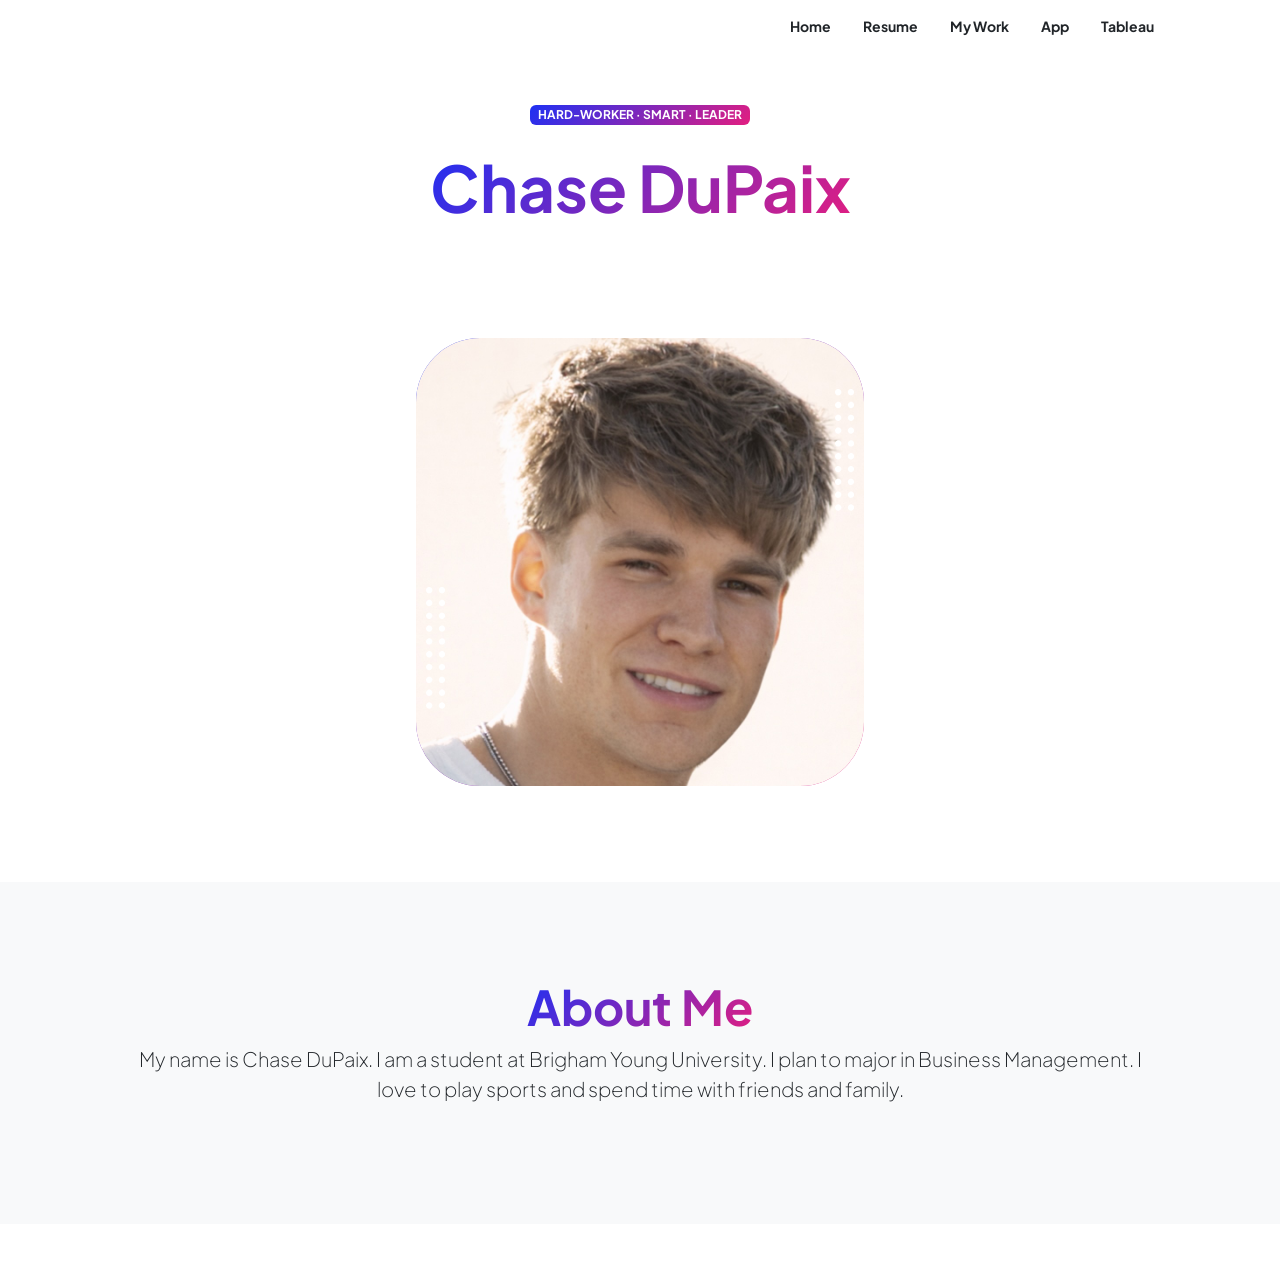
<file: index.html>
<!DOCTYPE html>
<html lang="en">
    <head>
        <meta charset="utf-8" />
        <meta name="viewport" content="width=device-width, initial-scale=1, shrink-to-fit=no" />
        <meta name="description" content="" />
        <meta name="author" content="" />
        <title>Personal - Start Bootstrap Theme</title>
        <!-- Favicon-->
        <link rel="icon" type="image/x-icon" href="assets/favicon.ico" />
        <!-- Custom Google font-->
        <link rel="preconnect" href="https://fonts.googleapis.com" />
        <link rel="preconnect" href="https://fonts.gstatic.com" crossorigin />
        <link href="https://fonts.googleapis.com/css2?family=Plus+Jakarta+Sans:wght@100;200;300;400;500;600;700;800;900&amp;display=swap" rel="stylesheet" />
        <!-- Bootstrap icons-->
        <link href="https://cdn.jsdelivr.net/npm/bootstrap-icons@1.8.1/font/bootstrap-icons.css" rel="stylesheet" />
        <!-- Core theme CSS (includes Bootstrap)-->
        <link href="css/styles.css" rel="stylesheet" />
    </head>
    <body class="d-flex flex-column h-100">
        <main class="flex-shrink-0">
            <!-- Navigation-->
            <nav class="navbar navbar-light bg-white py-3">
                <div class="container px-5">
                    <div class="w-100 d-flex justify-content-end align-items-center gap-3 small fw-bolder">
                        <a class="nav-link px-2" href="index.html">Home</a>
                        <a class="nav-link px-2" href="resume.html">Resume</a>
                        <a class="nav-link px-2" href="scratch.html">My Work</a>
                        <a class="nav-link px-2" href="app.html">App</a>
                        <a class="nav-link px-2" href="contact.html">Tableau</a>
                    </div>
                </div>
            </nav>
            <!-- Header-->
            <header class="py-5">
                <div class="container px-5 pb-5">
                    <div class="row gx-5 align-items-center">
                        <div class="col-xxl-5">
                            <!-- Header text content-->
                            <div class="text-center text-xxl-start">
                                <div class="badge bg-gradient-primary-to-secondary text-white mb-4"><div class="text-uppercase">Hard-Worker &middot; Smart &middot; Leader</div></div>
                                <h1 class="display-3 fw-bolder mb-0"><span class="text-gradient d-inline">Chase DuPaix</span></h1>
                            </div>
                        </div>
                        <div class="col-xxl-7">
                            <!-- Header profile picture-->
                            <div class="d-flex justify-content-center mt-5 mt-xxl-0">
                                <div class="profile bg-gradient-primary-to-secondary">
                                    <!-- TIP: For best results, use a photo with a transparent background like the demo example below-->
                                    <!-- Watch a tutorial on how to do this on YouTube (link)-->
                                    <img class="profile-img" src="assets/A96A2D02-0BC4-4FE1-B3B1-226D8A293BF1.jpeg" alt="Portrait photo" style="object-position: center 18%;" />
                                    <div class="dots-1">
                                        <!-- SVG Dots-->
                                        <svg version="1.1" xmlns="http://www.w3.org/2000/svg" xmlns:xlink="http://www.w3.org/1999/xlink" x="0px" y="0px" viewBox="0 0 191.6 1215.4" style="enable-background: new 0 0 191.6 1215.4" xml:space="preserve">
                                            <g transform="translate(0.000000,1280.000000) scale(0.100000,-0.100000)">
                                                <path d="M227.7,12788.6c-105-35-200-141-222-248c-43-206,163-412,369-369c155,32,275,190,260,339c-11,105-90,213-190,262        C383.7,12801.6,289.7,12808.6,227.7,12788.6z"></path>
                                                <path d="M1507.7,12788.6c-151-50-253-216-222-362c25-119,136-230,254-255c194-41,395,142,375,339c-11,105-90,213-190,262        C1663.7,12801.6,1569.7,12808.6,1507.7,12788.6z"></path>
                                                <path d="M227.7,11508.6c-105-35-200-141-222-248c-43-206,163-412,369-369c155,32,275,190,260,339c-11,105-90,213-190,262        C383.7,11521.6,289.7,11528.6,227.7,11508.6z"></path>
                                                <path d="M1507.7,11508.6c-151-50-253-216-222-362c25-119,136-230,254-255c194-41,395,142,375,339c-11,105-90,213-190,262        C1663.7,11521.6,1569.7,11528.6,1507.7,11508.6z"></path>
                                                <path d="M227.7,10228.6c-105-35-200-141-222-248c-43-206,163-412,369-369c155,32,275,190,260,339c-11,105-90,213-190,262        C383.7,10241.6,289.7,10248.6,227.7,10228.6z"></path>
                                                <path d="M1507.7,10228.6c-105-35-200-141-222-248c-43-206,163-412,369-369c155,32,275,190,260,339c-11,105-90,213-190,262        C1663.7,10241.6,1569.7,10248.6,1507.7,10228.6z"></path>
                                                <path d="M227.7,8948.6c-105-35-200-141-222-248c-43-206,163-412,369-369c155,32,275,190,260,339c-11,105-90,213-190,262        C383.7,8961.6,289.7,8968.6,227.7,8948.6z"></path>
                                                <path d="M1507.7,8948.6c-105-35-200-141-222-248c-43-206,163-412,369-369c155,32,275,190,260,339c-11,105-90,213-190,262        C1663.7,8961.6,1569.7,8968.6,1507.7,8948.6z"></path>
                                                <path d="M227.7,7668.6c-105-35-200-141-222-248c-43-206,163-412,369-369c155,32,275,190,260,339c-11,105-90,213-190,262        C383.7,7681.6,289.7,7688.6,227.7,7668.6z"></path>
                                                <path d="M1507.7,7668.6c-105-35-200-141-222-248c-43-206,163-412,369-369c155,32,275,190,260,339c-11,105-90,213-190,262        C1663.7,7681.6,1569.7,7688.6,1507.7,7668.6z"></path>
                                                <path d="M227.7,6388.6c-105-35-200-141-222-248c-43-206,163-412,369-369c155,32,275,190,260,339c-11,105-90,213-190,262        C383.7,6401.6,289.7,6408.6,227.7,6388.6z"></path>
                                                <path d="M1507.7,6388.6c-105-35-200-141-222-248c-43-206,163-412,369-369c155,32,275,190,260,339c-11,105-90,213-190,262        C1663.7,6401.6,1569.7,6408.6,1507.7,6388.6z"></path>
                                                <path d="M227.7,5108.6c-105-35-200-141-222-248c-43-206,163-412,369-369c155,32,275,190,260,339c-11,105-90,213-190,262        C383.7,5121.6,289.7,5128.6,227.7,5108.6z"></path>
                                                <path d="M1507.7,5108.6c-105-35-200-141-222-248c-43-206,163-412,369-369c155,32,275,190,260,339c-11,105-90,213-190,262        C1663.7,5121.6,1569.7,5128.6,1507.7,5108.6z"></path>
                                                <path d="M227.7,3828.6c-105-35-200-141-222-248c-43-206,163-412,369-369c155,32,275,190,260,339c-11,105-90,213-190,262        C383.7,3841.6,289.7,3848.6,227.7,3828.6z"></path>
                                                <path d="M1507.7,3828.6c-105-35-200-141-222-248c-43-206,163-412,369-369c155,32,275,190,260,339c-11,105-90,213-190,262        C1663.7,3841.6,1569.7,3848.6,1507.7,3828.6z"></path>
                                                <path d="M227.7,2548.6c-105-35-200-141-222-248c-43-206,163-412,369-369c155,32,275,190,260,339c-11,105-90,213-190,262        C383.7,2561.6,289.7,2568.6,227.7,2548.6z"></path>
                                                <path d="M1507.7,2548.6c-105-35-200-141-222-248c-43-206,163-412,369-369c155,32,275,190,260,339c-11,105-90,213-190,262        C1663.7,2561.6,1569.7,2568.6,1507.7,2548.6z"></path>
                                                <path d="M227.7,1268.6c-105-35-200-141-222-248c-43-206,163-412,369-369c155,32,275,190,260,339c-11,105-90,213-190,262        C383.7,1281.6,289.7,1288.6,227.7,1268.6z"></path>
                                                <path d="M1507.7,1268.6c-105-35-200-141-222-248c-43-206,163-412,369-369c155,32,275,190,260,339c-11,105-90,213-190,262        C1663.7,1281.6,1569.7,1288.6,1507.7,1268.6z"></path>
                                            </g>
                                        </svg>
                                        <!-- END of SVG dots-->
                                    </div>
                                    <div class="dots-2">
                                        <!-- SVG Dots-->
                                        <svg version="1.1" xmlns="http://www.w3.org/2000/svg" xmlns:xlink="http://www.w3.org/1999/xlink" x="0px" y="0px" viewBox="0 0 191.6 1215.4" style="enable-background: new 0 0 191.6 1215.4" xml:space="preserve">
                                            <g transform="translate(0.000000,1280.000000) scale(0.100000,-0.100000)">
                                                <path d="M227.7,12788.6c-105-35-200-141-222-248c-43-206,163-412,369-369c155,32,275,190,260,339c-11,105-90,213-190,262        C383.7,12801.6,289.7,12808.6,227.7,12788.6z"></path>
                                                <path d="M1507.7,12788.6c-151-50-253-216-222-362c25-119,136-230,254-255c194-41,395,142,375,339c-11,105-90,213-190,262        C1663.7,12801.6,1569.7,12808.6,1507.7,12788.6z"></path>
                                                <path d="M227.7,11508.6c-105-35-200-141-222-248c-43-206,163-412,369-369c155,32,275,190,260,339c-11,105-90,213-190,262        C383.7,11521.6,289.7,11528.6,227.7,11508.6z"></path>
                                                <path d="M1507.7,11508.6c-151-50-253-216-222-362c25-119,136-230,254-255c194-41,395,142,375,339c-11,105-90,213-190,262        C1663.7,11521.6,1569.7,11528.6,1507.7,11508.6z"></path>
                                                <path d="M227.7,10228.6c-105-35-200-141-222-248c-43-206,163-412,369-369c155,32,275,190,260,339c-11,105-90,213-190,262        C383.7,10241.6,289.7,10248.6,227.7,10228.6z"></path>
                                                <path d="M1507.7,10228.6c-105-35-200-141-222-248c-43-206,163-412,369-369c155,32,275,190,260,339c-11,105-90,213-190,262        C1663.7,10241.6,1569.7,10248.6,1507.7,10228.6z"></path>
                                                <path d="M227.7,8948.6c-105-35-200-141-222-248c-43-206,163-412,369-369c155,32,275,190,260,339c-11,105-90,213-190,262        C383.7,8961.6,289.7,8968.6,227.7,8948.6z"></path>
                                                <path d="M1507.7,8948.6c-105-35-200-141-222-248c-43-206,163-412,369-369c155,32,275,190,260,339c-11,105-90,213-190,262        C1663.7,8961.6,1569.7,8968.6,1507.7,8948.6z"></path>
                                                <path d="M227.7,7668.6c-105-35-200-141-222-248c-43-206,163-412,369-369c155,32,275,190,260,339c-11,105-90,213-190,262        C383.7,7681.6,289.7,7688.6,227.7,7668.6z"></path>
                                                <path d="M1507.7,7668.6c-105-35-200-141-222-248c-43-206,163-412,369-369c155,32,275,190,260,339c-11,105-90,213-190,262        C1663.7,7681.6,1569.7,7688.6,1507.7,7668.6z"></path>
                                                <path d="M227.7,6388.6c-105-35-200-141-222-248c-43-206,163-412,369-369c155,32,275,190,260,339c-11,105-90,213-190,262        C383.7,6401.6,289.7,6408.6,227.7,6388.6z"></path>
                                                <path d="M1507.7,6388.6c-105-35-200-141-222-248c-43-206,163-412,369-369c155,32,275,190,260,339c-11,105-90,213-190,262        C1663.7,6401.6,1569.7,6408.6,1507.7,6388.6z"></path>
                                                <path d="M227.7,5108.6c-105-35-200-141-222-248c-43-206,163-412,369-369c155,32,275,190,260,339c-11,105-90,213-190,262        C383.7,5121.6,289.7,5128.6,227.7,5108.6z"></path>
                                                <path d="M1507.7,5108.6c-105-35-200-141-222-248c-43-206,163-412,369-369c155,32,275,190,260,339c-11,105-90,213-190,262        C1663.7,5121.6,1569.7,5128.6,1507.7,5108.6z"></path>
                                                <path d="M227.7,3828.6c-105-35-200-141-222-248c-43-206,163-412,369-369c155,32,275,190,260,339c-11,105-90,213-190,262        C383.7,3841.6,289.7,3848.6,227.7,3828.6z"></path>
                                                <path d="M1507.7,3828.6c-105-35-200-141-222-248c-43-206,163-412,369-369c155,32,275,190,260,339c-11,105-90,213-190,262        C1663.7,3841.6,1569.7,3848.6,1507.7,3828.6z"></path>
                                                <path d="M227.7,2548.6c-105-35-200-141-222-248c-43-206,163-412,369-369c155,32,275,190,260,339c-11,105-90,213-190,262        C383.7,2561.6,289.7,2568.6,227.7,2548.6z"></path>
                                                <path d="M1507.7,2548.6c-105-35-200-141-222-248c-43-206,163-412,369-369c155,32,275,190,260,339c-11,105-90,213-190,262        C1663.7,2561.6,1569.7,2568.6,1507.7,2548.6z"></path>
                                                <path d="M227.7,1268.6c-105-35-200-141-222-248c-43-206,163-412,369-369c155,32,275,190,260,339c-11,105-90,213-190,262        C383.7,1281.6,289.7,1288.6,227.7,1268.6z"></path>
                                                <path d="M1507.7,1268.6c-105-35-200-141-222-248c-43-206,163-412,369-369c155,32,275,190,260,339c-11,105-90,213-190,262        C1663.7,1281.6,1569.7,1288.6,1507.7,1268.6z"></path>
                                            </g>
                                        </svg>
                                        <!-- END of SVG dots-->
                                    </div>
                                    <div class="dots-3">
                                        <!-- SVG Dots-->
                                        <svg version="1.1" xmlns="http://www.w3.org/2000/svg" xmlns:xlink="http://www.w3.org/1999/xlink" x="0px" y="0px" viewBox="0 0 191.6 1215.4" style="enable-background: new 0 0 191.6 1215.4" xml:space="preserve">
                                            <g transform="translate(0.000000,1280.000000) scale(0.100000,-0.100000)">
                                                <path d="M227.7,12788.6c-105-35-200-141-222-248c-43-206,163-412,369-369c155,32,275,190,260,339c-11,105-90,213-190,262        C383.7,12801.6,289.7,12808.6,227.7,12788.6z"></path>
                                                <path d="M1507.7,12788.6c-151-50-253-216-222-362c25-119,136-230,254-255c194-41,395,142,375,339c-11,105-90,213-190,262        C1663.7,12801.6,1569.7,12808.6,1507.7,12788.6z"></path>
                                                <path d="M227.7,11508.6c-105-35-200-141-222-248c-43-206,163-412,369-369c155,32,275,190,260,339c-11,105-90,213-190,262        C383.7,11521.6,289.7,11528.6,227.7,11508.6z"></path>
                                                <path d="M1507.7,11508.6c-151-50-253-216-222-362c25-119,136-230,254-255c194-41,395,142,375,339c-11,105-90,213-190,262        C1663.7,11521.6,1569.7,11528.6,1507.7,11508.6z"></path>
                                                <path d="M227.7,10228.6c-105-35-200-141-222-248c-43-206,163-412,369-369c155,32,275,190,260,339c-11,105-90,213-190,262        C383.7,10241.6,289.7,10248.6,227.7,10228.6z"></path>
                                                <path d="M1507.7,10228.6c-105-35-200-141-222-248c-43-206,163-412,369-369c155,32,275,190,260,339c-11,105-90,213-190,262        C1663.7,10241.6,1569.7,10248.6,1507.7,10228.6z"></path>
                                                <path d="M227.7,8948.6c-105-35-200-141-222-248c-43-206,163-412,369-369c155,32,275,190,260,339c-11,105-90,213-190,262        C383.7,8961.6,289.7,8968.6,227.7,8948.6z"></path>
                                                <path d="M1507.7,8948.6c-105-35-200-141-222-248c-43-206,163-412,369-369c155,32,275,190,260,339c-11,105-90,213-190,262        C1663.7,8961.6,1569.7,8968.6,1507.7,8948.6z"></path>
                                                <path d="M227.7,7668.6c-105-35-200-141-222-248c-43-206,163-412,369-369c155,32,275,190,260,339c-11,105-90,213-190,262        C383.7,7681.6,289.7,7688.6,227.7,7668.6z"></path>
                                                <path d="M1507.7,7668.6c-105-35-200-141-222-248c-43-206,163-412,369-369c155,32,275,190,260,339c-11,105-90,213-190,262        C1663.7,7681.6,1569.7,7688.6,1507.7,7668.6z"></path>
                                                <path d="M227.7,6388.6c-105-35-200-141-222-248c-43-206,163-412,369-369c155,32,275,190,260,339c-11,105-90,213-190,262        C383.7,6401.6,289.7,6408.6,227.7,6388.6z"></path>
                                                <path d="M1507.7,6388.6c-105-35-200-141-222-248c-43-206,163-412,369-369c155,32,275,190,260,339c-11,105-90,213-190,262        C1663.7,6401.6,1569.7,6408.6,1507.7,6388.6z"></path>
                                                <path d="M227.7,5108.6c-105-35-200-141-222-248c-43-206,163-412,369-369c155,32,275,190,260,339c-11,105-90,213-190,262        C383.7,5121.6,289.7,5128.6,227.7,5108.6z"></path>
                                                <path d="M1507.7,5108.6c-105-35-200-141-222-248c-43-206,163-412,369-369c155,32,275,190,260,339c-11,105-90,213-190,262        C1663.7,5121.6,1569.7,5128.6,1507.7,5108.6z"></path>
                                                <path d="M227.7,3828.6c-105-35-200-141-222-248c-43-206,163-412,369-369c155,32,275,190,260,339c-11,105-90,213-190,262        C383.7,3841.6,289.7,3848.6,227.7,3828.6z"></path>
                                                <path d="M1507.7,3828.6c-105-35-200-141-222-248c-43-206,163-412,369-369c155,32,275,190,260,339c-11,105-90,213-190,262        C1663.7,3841.6,1569.7,3848.6,1507.7,3828.6z"></path>
                                                <path d="M227.7,2548.6c-105-35-200-141-222-248c-43-206,163-412,369-369c155,32,275,190,260,339c-11,105-90,213-190,262        C383.7,2561.6,289.7,2568.6,227.7,2548.6z"></path>
                                                <path d="M1507.7,2548.6c-105-35-200-141-222-248c-43-206,163-412,369-369c155,32,275,190,260,339c-11,105-90,213-190,262        C1663.7,2561.6,1569.7,2568.6,1507.7,2548.6z"></path>
                                                <path d="M227.7,1268.6c-105-35-200-141-222-248c-43-206,163-412,369-369c155,32,275,190,260,339c-11,105-90,213-190,262        C383.7,1281.6,289.7,1288.6,227.7,1268.6z"></path>
                                                <path d="M1507.7,1268.6c-105-35-200-141-222-248c-43-206,163-412,369-369c155,32,275,190,260,339c-11,105-90,213-190,262        C1663.7,1281.6,1569.7,1288.6,1507.7,1268.6z"></path>
                                            </g>
                                        </svg>
                                        <!-- END of SVG dots-->
                                    </div>
                                    <div class="dots-4">
                                        <!-- SVG Dots-->
                                        <svg version="1.1" xmlns="http://www.w3.org/2000/svg" xmlns:xlink="http://www.w3.org/1999/xlink" x="0px" y="0px" viewBox="0 0 191.6 1215.4" style="enable-background: new 0 0 191.6 1215.4" xml:space="preserve">
                                            <g transform="translate(0.000000,1280.000000) scale(0.100000,-0.100000)">
                                                <path d="M227.7,12788.6c-105-35-200-141-222-248c-43-206,163-412,369-369c155,32,275,190,260,339c-11,105-90,213-190,262        C383.7,12801.6,289.7,12808.6,227.7,12788.6z"></path>
                                                <path d="M1507.7,12788.6c-151-50-253-216-222-362c25-119,136-230,254-255c194-41,395,142,375,339c-11,105-90,213-190,262        C1663.7,12801.6,1569.7,12808.6,1507.7,12788.6z"></path>
                                                <path d="M227.7,11508.6c-105-35-200-141-222-248c-43-206,163-412,369-369c155,32,275,190,260,339c-11,105-90,213-190,262        C383.7,11521.6,289.7,11528.6,227.7,11508.6z"></path>
                                                <path d="M1507.7,11508.6c-151-50-253-216-222-362c25-119,136-230,254-255c194-41,395,142,375,339c-11,105-90,213-190,262        C1663.7,11521.6,1569.7,11528.6,1507.7,11508.6z"></path>
                                                <path d="M227.7,10228.6c-105-35-200-141-222-248c-43-206,163-412,369-369c155,32,275,190,260,339c-11,105-90,213-190,262        C383.7,10241.6,289.7,10248.6,227.7,10228.6z"></path>
                                                <path d="M1507.7,10228.6c-105-35-200-141-222-248c-43-206,163-412,369-369c155,32,275,190,260,339c-11,105-90,213-190,262        C1663.7,10241.6,1569.7,10248.6,1507.7,10228.6z"></path>
                                                <path d="M227.7,8948.6c-105-35-200-141-222-248c-43-206,163-412,369-369c155,32,275,190,260,339c-11,105-90,213-190,262        C383.7,8961.6,289.7,8968.6,227.7,8948.6z"></path>
                                                <path d="M1507.7,8948.6c-105-35-200-141-222-248c-43-206,163-412,369-369c155,32,275,190,260,339c-11,105-90,213-190,262        C1663.7,8961.6,1569.7,8968.6,1507.7,8948.6z"></path>
                                                <path d="M227.7,7668.6c-105-35-200-141-222-248c-43-206,163-412,369-369c155,32,275,190,260,339c-11,105-90,213-190,262        C383.7,7681.6,289.7,7688.6,227.7,7668.6z"></path>
                                                <path d="M1507.7,7668.6c-105-35-200-141-222-248c-43-206,163-412,369-369c155,32,275,190,260,339c-11,105-90,213-190,262        C1663.7,7681.6,1569.7,7688.6,1507.7,7668.6z"></path>
                                                <path d="M227.7,6388.6c-105-35-200-141-222-248c-43-206,163-412,369-369c155,32,275,190,260,339c-11,105-90,213-190,262        C383.7,6401.6,289.7,6408.6,227.7,6388.6z"></path>
                                                <path d="M1507.7,6388.6c-105-35-200-141-222-248c-43-206,163-412,369-369c155,32,275,190,260,339c-11,105-90,213-190,262        C1663.7,6401.6,1569.7,6408.6,1507.7,6388.6z"></path>
                                                <path d="M227.7,5108.6c-105-35-200-141-222-248c-43-206,163-412,369-369c155,32,275,190,260,339c-11,105-90,213-190,262        C383.7,5121.6,289.7,5128.6,227.7,5108.6z"></path>
                                                <path d="M1507.7,5108.6c-105-35-200-141-222-248c-43-206,163-412,369-369c155,32,275,190,260,339c-11,105-90,213-190,262        C1663.7,5121.6,1569.7,5128.6,1507.7,5108.6z"></path>
                                                <path d="M227.7,3828.6c-105-35-200-141-222-248c-43-206,163-412,369-369c155,32,275,190,260,339c-11,105-90,213-190,262        C383.7,3841.6,289.7,3848.6,227.7,3828.6z"></path>
                                                <path d="M1507.7,3828.6c-105-35-200-141-222-248c-43-206,163-412,369-369c155,32,275,190,260,339c-11,105-90,213-190,262        C1663.7,3841.6,1569.7,3848.6,1507.7,3828.6z"></path>
                                                <path d="M227.7,2548.6c-105-35-200-141-222-248c-43-206,163-412,369-369c155,32,275,190,260,339c-11,105-90,213-190,262        C383.7,2561.6,289.7,2568.6,227.7,2548.6z"></path>
                                                <path d="M1507.7,2548.6c-105-35-200-141-222-248c-43-206,163-412,369-369c155,32,275,190,260,339c-11,105-90,213-190,262        C1663.7,2561.6,1569.7,2568.6,1507.7,2548.6z"></path>
                                                <path d="M227.7,1268.6c-105-35-200-141-222-248c-43-206,163-412,369-369c155,32,275,190,260,339c-11,105-90,213-190,262        C383.7,1281.6,289.7,1288.6,227.7,1268.6z"></path>
                                                <path d="M1507.7,1268.6c-105-35-200-141-222-248c-43-206,163-412,369-369c155,32,275,190,260,339c-11,105-90,213-190,262        C1663.7,1281.6,1569.7,1288.6,1507.7,1268.6z"></path>
                                            </g>
                                        </svg>
                                        <!-- END of SVG dots-->
                                    </div>
                                </div>
                            </div>
                        </div>
                    </div>
                </div>
            </header>
            <!-- About Section-->
            <section class="bg-light py-5">
                <div class="container px-5">
                    <div class="row gx-5 justify-content-center">
                        <div class="col-xxl-8">
                            <div class="text-center my-5">
                                <h2 class="display-5 fw-bolder"><span class="text-gradient d-inline">About Me</span></h2>
                                <p class="lead fw-light mb-4">My name is Chase DuPaix. I am a student at Brigham Young University. I plan to major in Business Management. I love to play sports and spend time with friends and family.</p>
                                <div class="d-flex justify-content-center fs-2 gap-4">
                                </div>
                            </div>
                        </div>
                    </div>
                </div>
            </section>
        </main>
        <!-- Footer-->
        <footer class="bg-white py-4 mt-auto">
            <div class="container px-5">
                <div class="row align-items-center justify-content-between flex-column flex-sm-row">
                    <div class="col-auto">
                    </div>
                </div>
            </div>
        </footer>
        <!-- Bootstrap core JS-->
        <script src="https://cdn.jsdelivr.net/npm/bootstrap@5.2.3/dist/js/bootstrap.bundle.min.js"></script>
        <!-- Core theme JS-->
        <script src="js/scripts.js"></script>
    </body>
</html>
</file>
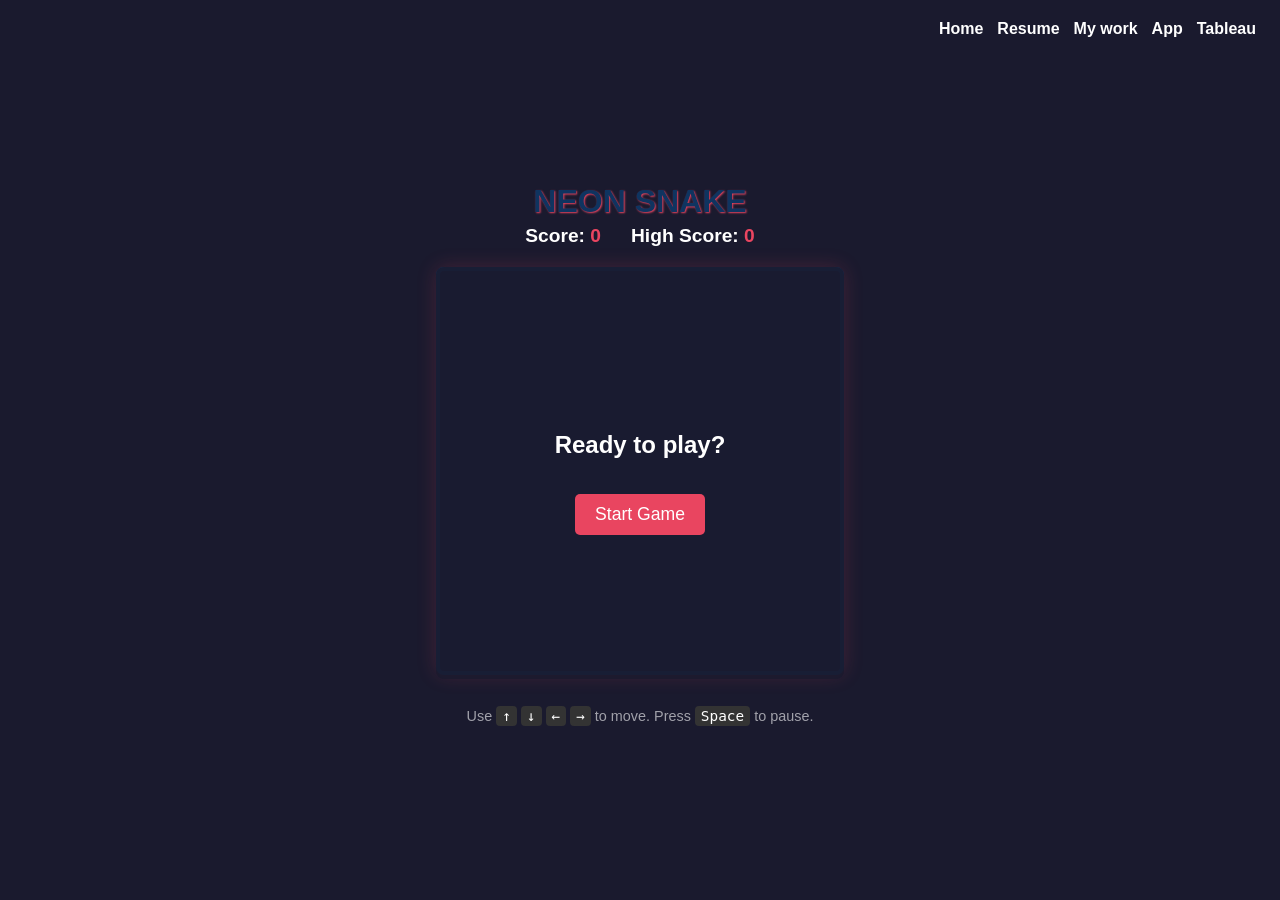
<file: app.html>
<!DOCTYPE html>
<html lang="en">
<head>
    <meta charset="UTF-8">
    <meta name="viewport" content="width=device-width, initial-scale=1.0">
    <title>Modern Snake</title>
    <style>
        body {
            background-color: #1a1a2e;
            color: #ffffff;
            font-family: "Segoe UI", Tahoma, Geneva, Verdana, sans-serif;
            display: flex;
            flex-direction: column;
            align-items: center;
            justify-content: center;
            min-height: 100vh;
            margin: 0;
        }

        h1 {
            margin-bottom: 5px;
            color: #0f3460;
            text-shadow: 1px 1px 2px #e94560;
        }

        .score-board {
            display: flex;
            gap: 30px;
            margin-bottom: 20px;
            font-size: 1.2rem;
            font-weight: bold;
        }

        .score-board span {
            color: #e94560;
        }

        .game-container {
            position: relative;
        }

        canvas {
            background-color: #16213e;
            border: 4px solid #0f3460;
            border-radius: 8px;
            box-shadow: 0 0 20px rgba(233, 69, 96, 0.2);
        }

        .overlay {
            position: absolute;
            top: 0;
            left: 0;
            width: 100%;
            height: 100%;
            background: rgba(26, 26, 46, 0.85);
            display: flex;
            flex-direction: column;
            align-items: center;
            justify-content: center;
            border-radius: 8px;
            z-index: 10;
        }

        .hidden {
            display: none !important;
        }

        button {
            background-color: #e94560;
            color: white;
            border: none;
            padding: 10px 20px;
            font-size: 1.1rem;
            border-radius: 5px;
            cursor: pointer;
            transition: background-color 0.2s;
            margin-top: 15px;
        }

        button:hover {
            background-color: #c8324a;
        }

        .controls {
            margin-top: 15px;
            text-align: center;
            font-size: 0.9rem;
            color: #a1a1aa;
        }

        .controls kbd {
            background: #333;
            padding: 2px 6px;
            border-radius: 4px;
            color: white;
        }
    </style>
</head>
<body>
    <div style="position: absolute; top: 20px; right: 24px; display: flex; gap: 14px; flex-wrap: wrap; font-weight: 700;">
        <a href="index.html" style="color: #ffffff; text-decoration: none;">Home</a>
        <a href="resume.html" style="color: #ffffff; text-decoration: none;">Resume</a>
        <a href="scratch.html" style="color: #ffffff; text-decoration: none;">My work</a>
        <a href="app.html" style="color: #ffffff; text-decoration: none;">App</a>
        <a href="contact.html" style="color: #ffffff; text-decoration: none;">Tableau</a>
    </div>

    <h1>NEON SNAKE</h1>
    <div class="score-board">
        <div>Score: <span id="currentScore">0</span></div>
        <div>High Score: <span id="highScore">0</span></div>
    </div>

    <div class="game-container">
        <canvas id="gameCanvas" width="400" height="400"></canvas>

        <div id="startOverlay" class="overlay">
            <h2>Ready to play?</h2>
            <button onclick="startGame()">Start Game</button>
        </div>

        <div id="pauseOverlay" class="overlay hidden">
            <h2>PAUSED</h2>
            <p>Press Space to Resume</p>
        </div>

        <div id="gameOverOverlay" class="overlay hidden">
            <h2>GAME OVER</h2>
            <p>Final Score: <span id="finalScoreDisplay">0</span></p>
            <button onclick="resetGame()">Play Again</button>
        </div>
    </div>

    <div class="controls">
        <p>Use <kbd>↑</kbd> <kbd>↓</kbd> <kbd>←</kbd> <kbd>→</kbd> to move. Press <kbd>Space</kbd> to pause.</p>
    </div>

    <script>
        const canvas = document.getElementById("gameCanvas");
        const ctx = canvas.getContext("2d");
        const boxSize = 20;

        let snake, food, direction, score, gameLoop, speed, isPaused, gameActive;
        let highScore = localStorage.getItem("snakeHighScore") || 0;
        document.getElementById("highScore").innerText = highScore;

        function initVars() {
            snake = [{ x: 200, y: 200 }];
            score = 0;
            direction = "RIGHT";
            speed = 120;
            isPaused = false;
            gameActive = false;
            document.getElementById("currentScore").innerText = score;
            spawnFood();
        }

        function spawnFood() {
            food = {
                x: Math.floor(Math.random() * (canvas.width / boxSize)) * boxSize,
                y: Math.floor(Math.random() * (canvas.height / boxSize)) * boxSize
            };

            for (let part of snake) {
                if (part.x === food.x && part.y === food.y) {
                    spawnFood();
                    return;
                }
            }
        }

        document.addEventListener("keydown", (e) => {
            if (!gameActive) return;

            if (e.code === "Space") {
                e.preventDefault();
                togglePause();
                return;
            }

            if (isPaused) return;

            if (e.key === "ArrowUp" && direction !== "DOWN") direction = "UP";
            else if (e.key === "ArrowDown" && direction !== "UP") direction = "DOWN";
            else if (e.key === "ArrowLeft" && direction !== "RIGHT") direction = "LEFT";
            else if (e.key === "ArrowRight" && direction !== "LEFT") direction = "RIGHT";
        });

        function drawGame() {
            if (isPaused) return;

            let headX = snake[0].x;
            let headY = snake[0].y;

            if (direction === "UP") headY -= boxSize;
            if (direction === "DOWN") headY += boxSize;
            if (direction === "LEFT") headX -= boxSize;
            if (direction === "RIGHT") headX += boxSize;

            if (headX < 0 || headX >= canvas.width || headY < 0 || headY >= canvas.height || collision(headX, headY, snake)) {
                return gameOver();
            }

            let newHead = { x: headX, y: headY };
            snake.unshift(newHead);

            if (headX === food.x && headY === food.y) {
                score += 10;
                document.getElementById("currentScore").innerText = score;
                spawnFood();

                if (speed > 50) {
                    speed -= 2;
                    clearInterval(gameLoop);
                    gameLoop = setInterval(drawGame, speed);
                }
            } else {
                snake.pop();
            }

            ctx.fillStyle = "#16213e";
            ctx.fillRect(0, 0, canvas.width, canvas.height);

            ctx.fillStyle = "#e94560";
            ctx.shadowBlur = 10;
            ctx.shadowColor = "#e94560";
            ctx.beginPath();
            ctx.arc(food.x + boxSize / 2, food.y + boxSize / 2, boxSize / 2 - 2, 0, Math.PI * 2);
            ctx.fill();
            ctx.shadowBlur = 0;

            for (let i = 0; i < snake.length; i++) {
                ctx.fillStyle = i === 0 ? "#4ecca3" : "#389c7b";
                ctx.fillRect(snake[i].x, snake[i].y, boxSize, boxSize);
                ctx.strokeStyle = "#16213e";
                ctx.strokeRect(snake[i].x, snake[i].y, boxSize, boxSize);
            }
        }

        function collision(x, y, array) {
            for (let i = 0; i < array.length; i++) {
                if (x === array[i].x && y === array[i].y) return true;
            }
            return false;
        }

        function startGame() {
            initVars();
            gameActive = true;
            document.getElementById("startOverlay").classList.add("hidden");
            document.getElementById("pauseOverlay").classList.add("hidden");
            document.getElementById("gameOverOverlay").classList.add("hidden");
            clearInterval(gameLoop);
            gameLoop = setInterval(drawGame, speed);
        }

        function togglePause() {
            isPaused = !isPaused;
            const pauseOverlay = document.getElementById("pauseOverlay");
            if (isPaused) {
                pauseOverlay.classList.remove("hidden");
            } else {
                pauseOverlay.classList.add("hidden");
            }
        }

        function gameOver() {
            gameActive = false;
            clearInterval(gameLoop);
            document.getElementById("gameOverOverlay").classList.remove("hidden");
            document.getElementById("finalScoreDisplay").innerText = score;

            if (score > highScore) {
                highScore = score;
                localStorage.setItem("snakeHighScore", highScore);
                document.getElementById("highScore").innerText = highScore;
            }
        }

        function resetGame() {
            document.getElementById("gameOverOverlay").classList.add("hidden");
            startGame();
        }
    </script>
</body>
</html>
</file>
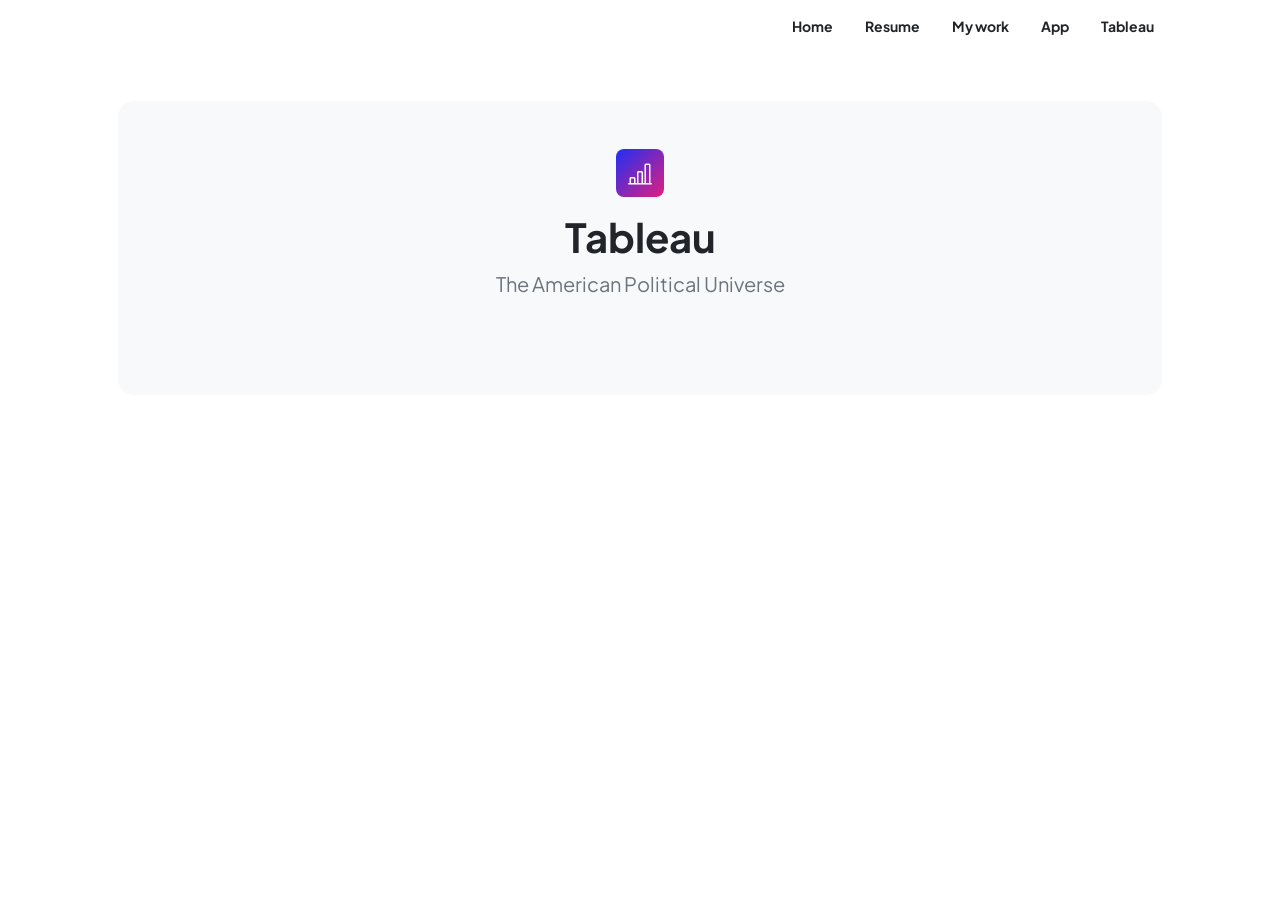
<file: contact.html>
<!DOCTYPE html>
<html lang="en">
    <head>
        <meta charset="utf-8" />
        <meta name="viewport" content="width=device-width, initial-scale=1, shrink-to-fit=no" />
        <meta name="description" content />
        <meta name="author" content />
        <title>Tableau | Chase DuPaix</title>
        <!-- Favicon-->
        <link rel="icon" type="image/x-icon" href="assets/favicon.ico" />
        <!-- Custom Google font-->
        <link rel="preconnect" href="https://fonts.googleapis.com" />
        <link rel="preconnect" href="https://fonts.gstatic.com" crossorigin />
        <link href="https://fonts.googleapis.com/css2?family=Plus+Jakarta+Sans:wght@100;200;300;400;500;600;700;800;900&amp;display=swap" rel="stylesheet" />
        <!-- Bootstrap icons-->
        <link href="https://cdn.jsdelivr.net/npm/bootstrap-icons@1.8.1/font/bootstrap-icons.css" rel="stylesheet" />
        <!-- Core theme CSS (includes Bootstrap)-->
        <link href="css/styles.css" rel="stylesheet" />
    </head>
    <body class="d-flex flex-column">
        <main class="flex-shrink-0">
            <!-- Navigation-->
            <nav class="navbar navbar-light bg-white py-3">
                <div class="container px-5">
                    <div class="w-100 d-flex justify-content-end align-items-center gap-3 small fw-bolder">
                        <a class="nav-link px-2" href="index.html">Home</a>
                        <a class="nav-link px-2" href="resume.html">Resume</a>
                        <a class="nav-link px-2" href="scratch.html">My work</a>
                        <a class="nav-link px-2" href="app.html">App</a>
                        <a class="nav-link px-2" href="contact.html">Tableau</a>
                    </div>
                </div>
            </nav>
            <!-- Page content-->
            <section class="py-5">
                <div class="container px-5">
                    <div class="bg-light rounded-4 py-5 px-4 px-md-5">
                        <div class="text-center mb-5">
                            <div class="feature bg-primary bg-gradient-primary-to-secondary text-white rounded-3 mb-3"><i class="bi bi-bar-chart-line"></i></div>
                            <h1 class="fw-bolder">Tableau</h1>
                            <p class="lead fw-normal text-muted mb-0">The American Political Universe</p>
                        </div>
                        <div class="row gx-5 justify-content-center">
                            <div class="col-lg-12">
                                <div class="tableauPlaceholder" id="viz1775954595291" style="position: relative">
                                    <noscript>
                                        <a href="#">
                                            <img alt="The American Political Universe" src="https://public.tableau.com/static/images/Po/PoliticalDW/TheAmericanPoliticalUniverse/1_rss.png" style="border: none" />
                                        </a>
                                    </noscript>
                                    <object class="tableauViz" style="display:none;">
                                        <param name="host_url" value="https%3A%2F%2Fpublic.tableau.com%2F" />
                                        <param name="embed_code_version" value="3" />
                                        <param name="site_root" value="" />
                                        <param name="name" value="PoliticalDW/TheAmericanPoliticalUniverse" />
                                        <param name="tabs" value="no" />
                                        <param name="toolbar" value="yes" />
                                        <param name="static_image" value="https://public.tableau.com/static/images/Po/PoliticalDW/TheAmericanPoliticalUniverse/1.png" />
                                        <param name="animate_transition" value="yes" />
                                        <param name="display_static_image" value="yes" />
                                        <param name="display_spinner" value="yes" />
                                        <param name="display_overlay" value="yes" />
                                        <param name="display_count" value="yes" />
                                        <param name="language" value="en-US" />
                                        <param name="filter" value="_gl=1*4d0sed*_ga*NDczMDMzODgzLjE3NzQyMDEyOTU.*_ga_8YLN0SNXVS*czE3NzU5NTQ1NTAkbzIkZzEkdDE3NzU5NTQ1NjEkajQ5JGwwJGgw*_gcl_au*MTc2MTI3NzU0Mi4xNzc0MjAxMjk1" />
                                    </object>
                                </div>
                            </div>
                        </div>
                    </div>
                </div>
            </section>
        </main>
        <!-- Footer-->
        <footer class="bg-white py-4 mt-auto">
            <div class="container px-5">
                <div class="row align-items-center justify-content-between flex-column flex-sm-row">
                    </div>
                </div>
            </div>
        </footer>
        <!-- Bootstrap core JS-->
        <script src="https://cdn.jsdelivr.net/npm/bootstrap@5.2.3/dist/js/bootstrap.bundle.min.js"></script>
        <!-- Core theme JS-->
        <script src="js/scripts.js"></script>
        <script type="text/javascript">
            var divElement = document.getElementById("viz1775954595291");
            var vizElement = divElement.getElementsByTagName("object")[0];
            vizElement.style.width = "100%";
            vizElement.style.height = "1227px";
            var scriptElement = document.createElement("script");
            scriptElement.src = "https://public.tableau.com/javascripts/api/viz_v1.js";
            vizElement.parentNode.insertBefore(scriptElement, vizElement);
        </script>
    </body>
</html>
</file>
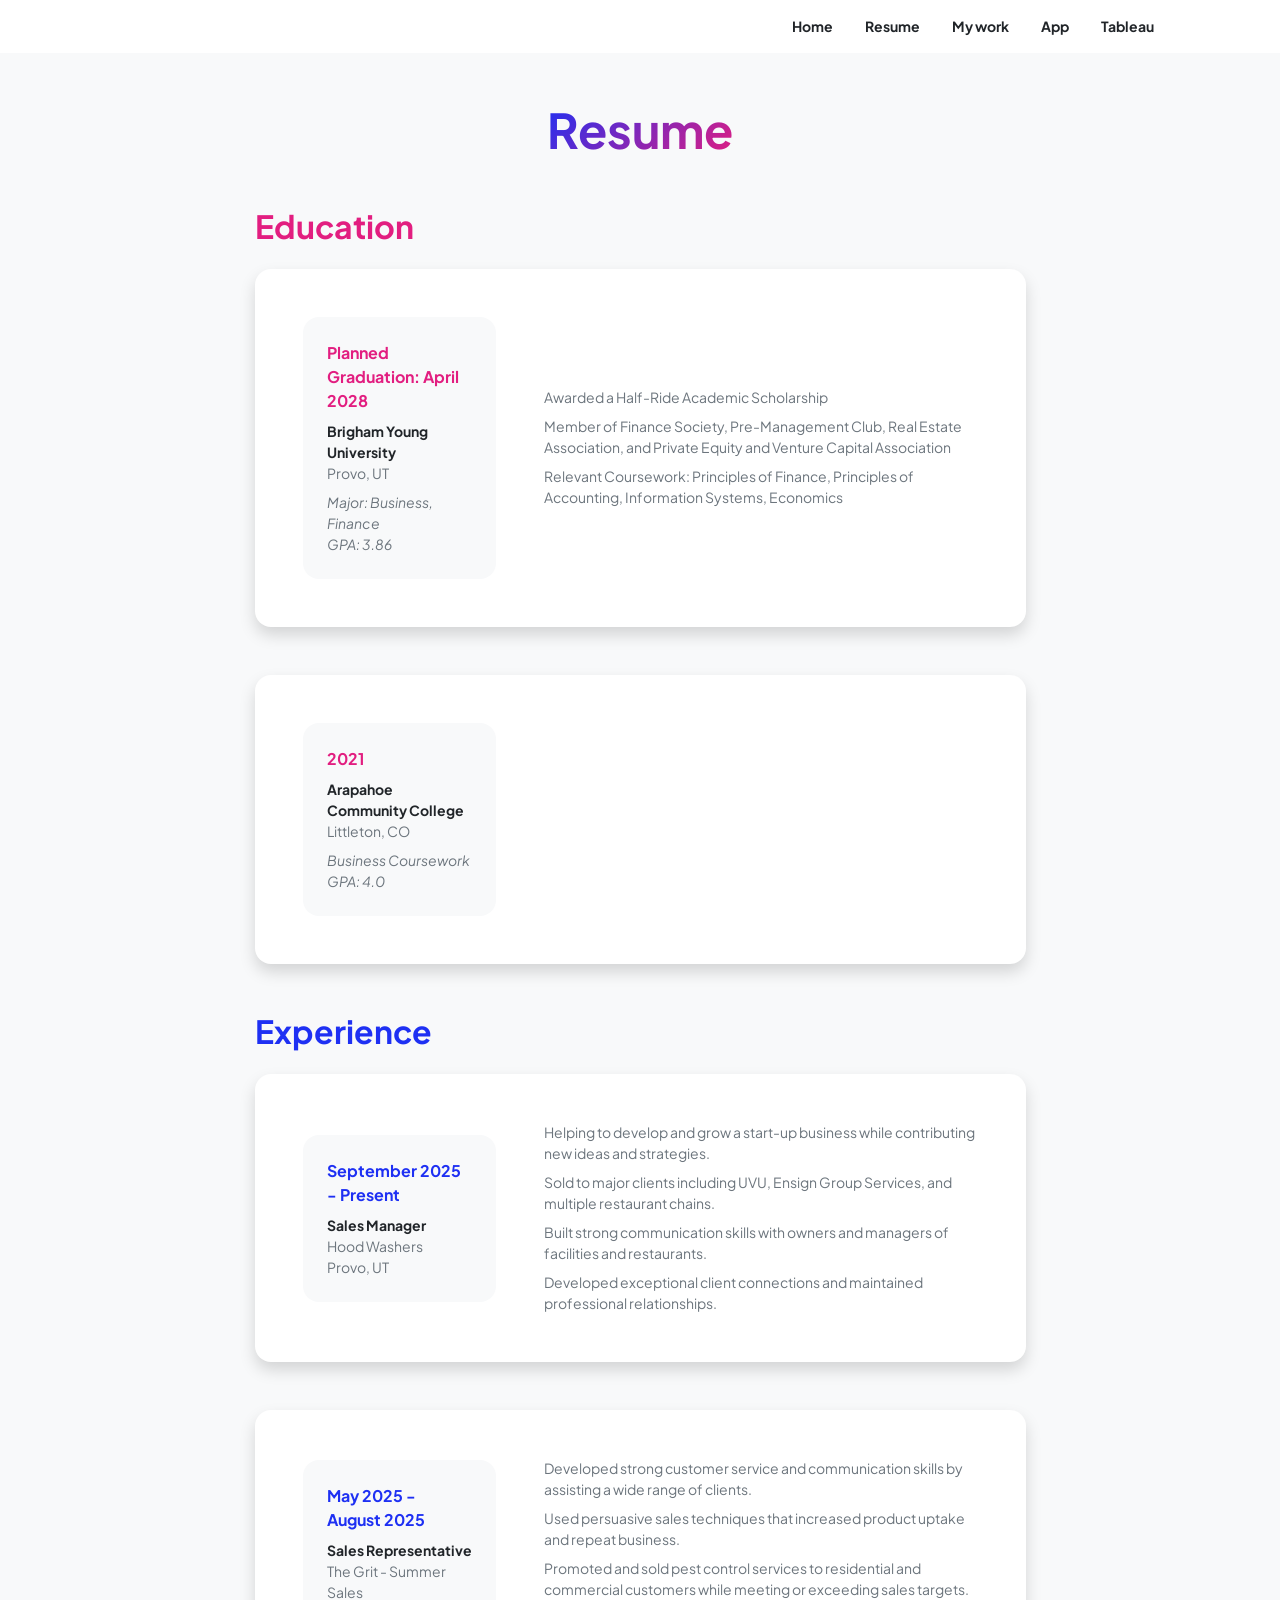
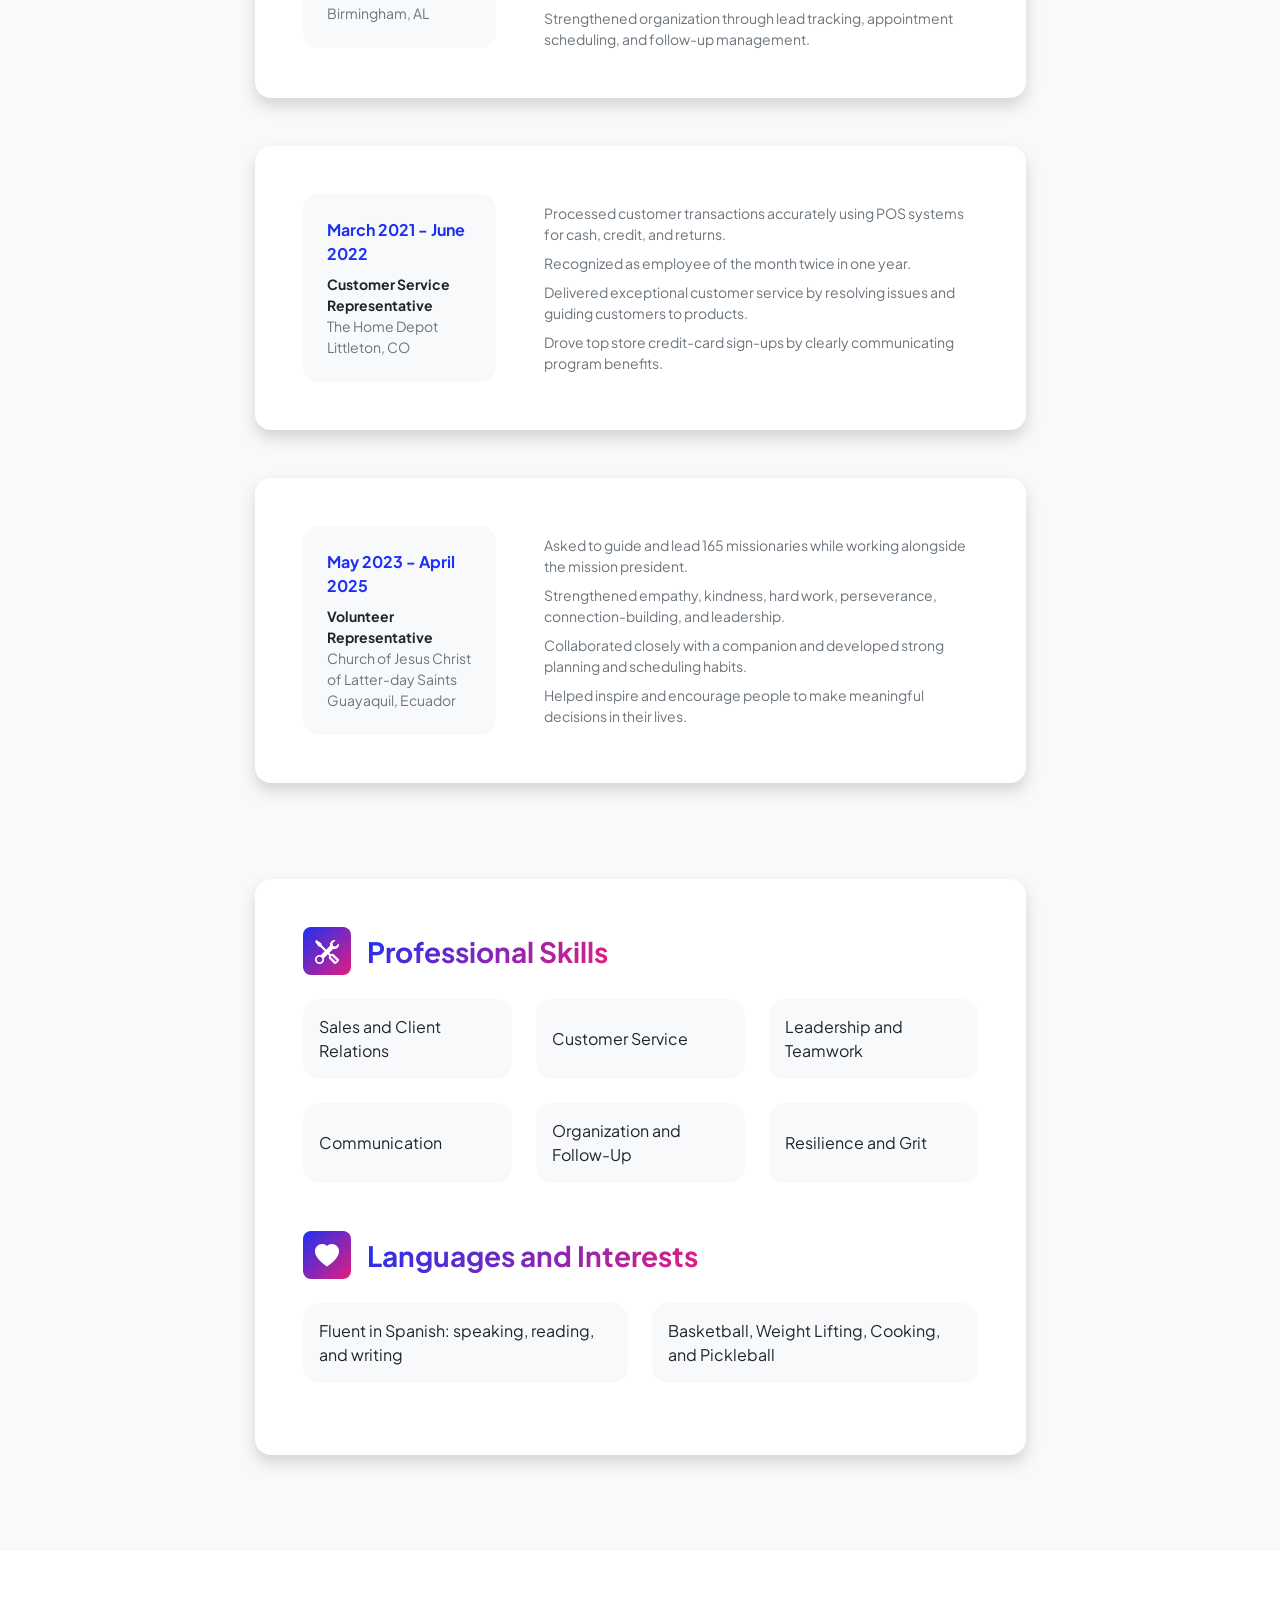
<file: resume.html>
<!DOCTYPE html>
<html lang="en">
    <head>
        <meta charset="utf-8" />
        <meta name="viewport" content="width=device-width, initial-scale=1, shrink-to-fit=no" />
        <meta name="description" content="" />
        <meta name="author" content="" />
        <title>Personal - Start Bootstrap Template</title>
        <!-- Favicon-->
        <link rel="icon" type="image/x-icon" href="assets/favicon.ico" />
        <!-- Custom Google font-->
        <link rel="preconnect" href="https://fonts.googleapis.com" />
        <link rel="preconnect" href="https://fonts.gstatic.com" crossorigin />
        <link href="https://fonts.googleapis.com/css2?family=Plus+Jakarta+Sans:wght@100;200;300;400;500;600;700;800;900&amp;display=swap" rel="stylesheet" />
        <!-- Bootstrap icons-->
        <link href="https://cdn.jsdelivr.net/npm/bootstrap-icons@1.8.1/font/bootstrap-icons.css" rel="stylesheet" />
        <!-- Core theme CSS (includes Bootstrap)-->
        <link href="css/styles.css" rel="stylesheet" />
    </head>
    <body class="d-flex flex-column h-100 bg-light">
        <main class="flex-shrink-0">
            <!-- Navigation-->
            <nav class="navbar navbar-light bg-white py-3">
                <div class="container px-5">
                    <div class="w-100 d-flex justify-content-end align-items-center gap-3 small fw-bolder">
                        <a class="nav-link px-2" href="index.html">Home</a>
                        <a class="nav-link px-2" href="resume.html">Resume</a>
                        <a class="nav-link px-2" href="scratch.html">My work</a>
                        <a class="nav-link px-2" href="app.html">App</a>
                        <a class="nav-link px-2" href="contact.html">Tableau</a>
                    </div>
                </div>
            </nav>
            <!-- Page Content-->
            <div class="container px-5 my-5">
                <div class="text-center mb-5">
                    <h1 class="display-5 fw-bolder mb-0"><span class="text-gradient d-inline">Resume</span></h1>
                </div>
                <div class="row gx-5 justify-content-center">
                    <div class="col-lg-11 col-xl-9 col-xxl-8">
                        <!-- Education Section-->
                        <section>
                            <h2 class="text-secondary fw-bolder mb-4">Education</h2>
                            <!-- Education Card 1-->
                            <div class="card shadow border-0 rounded-4 mb-5">
                                <div class="card-body p-5">
                                    <div class="row align-items-center gx-5">
                                        <div class="col text-center text-lg-start mb-4 mb-lg-0">
                                            <div class="bg-light p-4 rounded-4">
                                                <div class="text-secondary fw-bolder mb-2">Planned Graduation: April 2028</div>
                                                <div class="mb-2">
                                                    <div class="small fw-bolder">Brigham Young University</div>
                                                    <div class="small text-muted">Provo, UT</div>
                                                </div>
                                                <div class="fst-italic">
                                                    <div class="small text-muted">Major: Business, Finance</div>
                                                    <div class="small text-muted">GPA: 3.86</div>
                                                </div>
                                            </div>
                                        </div>
                                        <div class="col-lg-8">
                                            <div class="small text-muted mb-2">Awarded a Half-Ride Academic Scholarship</div>
                                            <div class="small text-muted mb-2">Member of Finance Society, Pre-Management Club, Real Estate Association, and Private Equity and Venture Capital Association</div>
                                            <div class="small text-muted">Relevant Coursework: Principles of Finance, Principles of Accounting, Information Systems, Economics</div>
                                        </div>
                                    </div>
                                </div>
                            </div>
                            <!-- Education Card 2-->
                            <div class="card shadow border-0 rounded-4 mb-5">
                                <div class="card-body p-5">
                                    <div class="row align-items-center gx-5">
                                        <div class="col text-center text-lg-start mb-4 mb-lg-0">
                                            <div class="bg-light p-4 rounded-4">
                                                <div class="text-secondary fw-bolder mb-2">2021</div>
                                                <div class="mb-2">
                                                    <div class="small fw-bolder">Arapahoe Community College</div>
                                                    <div class="small text-muted">Littleton, CO</div>
                                                </div>
                                                <div class="fst-italic">
                                                    <div class="small text-muted">Business Coursework</div>
                                                    <div class="small text-muted">GPA: 4.0</div>
                                                </div>
                                            </div>
                                        </div>
                                        <div class="col-lg-8"><div></div></div>
                                    </div>
                                </div>
                            </div>
                        </section>
                        <!-- Experience Section-->
                        <section>
                            <div class="d-flex align-items-center justify-content-between mb-4">
                                <h2 class="text-primary fw-bolder mb-0">Experience</h2>
                                </a>
                            </div>
                            <!-- Experience Card 1-->
                            <div class="card shadow border-0 rounded-4 mb-5">
                                <div class="card-body p-5">
                                    <div class="row align-items-center gx-5">
                                        <div class="col text-center text-lg-start mb-4 mb-lg-0">
                                            <div class="bg-light p-4 rounded-4">
                                                <div class="text-primary fw-bolder mb-2">September 2025 - Present</div>
                                                <div class="small fw-bolder">Sales Manager</div>
                                                <div class="small text-muted">Hood Washers</div>
                                                <div class="small text-muted">Provo, UT</div>
                                            </div>
                                        </div>
                                        <div class="col-lg-8">
                                            <div class="small text-muted mb-2">Helping to develop and grow a start-up business while contributing new ideas and strategies.</div>
                                            <div class="small text-muted mb-2">Sold to major clients including UVU, Ensign Group Services, and multiple restaurant chains.</div>
                                            <div class="small text-muted mb-2">Built strong communication skills with owners and managers of facilities and restaurants.</div>
                                            <div class="small text-muted">Developed exceptional client connections and maintained professional relationships.</div>
                                        </div>
                                    </div>
                                </div>
                            </div>
                            <!-- Experience Card 2-->
                            <div class="card shadow border-0 rounded-4 mb-5">
                                <div class="card-body p-5">
                                    <div class="row align-items-center gx-5">
                                        <div class="col text-center text-lg-start mb-4 mb-lg-0">
                                            <div class="bg-light p-4 rounded-4">
                                                <div class="text-primary fw-bolder mb-2">May 2025 - August 2025</div>
                                                <div class="small fw-bolder">Sales Representative</div>
                                                <div class="small text-muted">The Grit - Summer Sales</div>
                                                <div class="small text-muted">Birmingham, AL</div>
                                            </div>
                                        </div>
                                        <div class="col-lg-8">
                                            <div class="small text-muted mb-2">Developed strong customer service and communication skills by assisting a wide range of clients.</div>
                                            <div class="small text-muted mb-2">Used persuasive sales techniques that increased product uptake and repeat business.</div>
                                            <div class="small text-muted mb-2">Promoted and sold pest control services to residential and commercial customers while meeting or exceeding sales targets.</div>
                                            <div class="small text-muted">Strengthened organization through lead tracking, appointment scheduling, and follow-up management.</div>
                                        </div>
                                    </div>
                                </div>
                            </div>
                            <!-- Experience Card 3-->
                            <div class="card shadow border-0 rounded-4 mb-5">
                                <div class="card-body p-5">
                                    <div class="row align-items-center gx-5">
                                        <div class="col text-center text-lg-start mb-4 mb-lg-0">
                                            <div class="bg-light p-4 rounded-4">
                                                <div class="text-primary fw-bolder mb-2">March 2021 - June 2022</div>
                                                <div class="small fw-bolder">Customer Service Representative</div>
                                                <div class="small text-muted">The Home Depot</div>
                                                <div class="small text-muted">Littleton, CO</div>
                                            </div>
                                        </div>
                                        <div class="col-lg-8">
                                            <div class="small text-muted mb-2">Processed customer transactions accurately using POS systems for cash, credit, and returns.</div>
                                            <div class="small text-muted mb-2">Recognized as employee of the month twice in one year.</div>
                                            <div class="small text-muted mb-2">Delivered exceptional customer service by resolving issues and guiding customers to products.</div>
                                            <div class="small text-muted">Drove top store credit-card sign-ups by clearly communicating program benefits.</div>
                                        </div>
                                    </div>
                                </div>
                            </div>
                            <!-- Volunteer Experience Card-->
                            <div class="card shadow border-0 rounded-4 mb-5">
                                <div class="card-body p-5">
                                    <div class="row align-items-center gx-5">
                                        <div class="col text-center text-lg-start mb-4 mb-lg-0">
                                            <div class="bg-light p-4 rounded-4">
                                                <div class="text-primary fw-bolder mb-2">May 2023 - April 2025</div>
                                                <div class="small fw-bolder">Volunteer Representative</div>
                                                <div class="small text-muted">Church of Jesus Christ of Latter-day Saints</div>
                                                <div class="small text-muted">Guayaquil, Ecuador</div>
                                            </div>
                                        </div>
                                        <div class="col-lg-8">
                                            <div class="small text-muted mb-2">Asked to guide and lead 165 missionaries while working alongside the mission president.</div>
                                            <div class="small text-muted mb-2">Strengthened empathy, kindness, hard work, perseverance, connection-building, and leadership.</div>
                                            <div class="small text-muted mb-2">Collaborated closely with a companion and developed strong planning and scheduling habits.</div>
                                            <div class="small text-muted">Helped inspire and encourage people to make meaningful decisions in their lives.</div>
                                        </div>
                                    </div>
                                </div>
                            </div>
                        </section>
                        <!-- Divider-->
                        <div class="pb-5"></div>
                        <!-- Skills Section-->
                        <section>
                            <!-- Skillset Card-->
                            <div class="card shadow border-0 rounded-4 mb-5">
                                <div class="card-body p-5">
                                    <!-- Professional skills list-->
                                    <div class="mb-5">
                                        <div class="d-flex align-items-center mb-4">
                                            <div class="feature bg-primary bg-gradient-primary-to-secondary text-white rounded-3 me-3"><i class="bi bi-tools"></i></div>
                                            <h3 class="fw-bolder mb-0"><span class="text-gradient d-inline">Professional Skills</span></h3>
                                        </div>
                                        <div class="row row-cols-1 row-cols-md-3 mb-4">
                                            <div class="col mb-4 mb-md-0"><div class="d-flex align-items-center bg-light rounded-4 p-3 h-100">Sales and Client Relations</div></div>
                                            <div class="col mb-4 mb-md-0"><div class="d-flex align-items-center bg-light rounded-4 p-3 h-100">Customer Service</div></div>
                                            <div class="col"><div class="d-flex align-items-center bg-light rounded-4 p-3 h-100">Leadership and Teamwork</div></div>
                                        </div>
                                        <div class="row row-cols-1 row-cols-md-3">
                                            <div class="col mb-4 mb-md-0"><div class="d-flex align-items-center bg-light rounded-4 p-3 h-100">Communication</div></div>
                                            <div class="col mb-4 mb-md-0"><div class="d-flex align-items-center bg-light rounded-4 p-3 h-100">Organization and Follow-Up</div></div>
                                            <div class="col"><div class="d-flex align-items-center bg-light rounded-4 p-3 h-100">Resilience and Grit</div></div>
                                        </div>
                                    </div>
                                    <!-- Languages list-->
                                    <div class="mb-0">
                                        <div class="d-flex align-items-center mb-4">
                                            <div class="feature bg-primary bg-gradient-primary-to-secondary text-white rounded-3 me-3"><i class="bi bi-heart-fill"></i></div>
                                            <h3 class="fw-bolder mb-0"><span class="text-gradient d-inline">Languages and Interests</span></h3>
                                        </div>
                                        <div class="row row-cols-1 row-cols-md-2 mb-4">
                                            <div class="col mb-4 mb-md-0"><div class="d-flex align-items-center bg-light rounded-4 p-3 h-100">Fluent in Spanish: speaking, reading, and writing</div></div>
                                            <div class="col"><div class="d-flex align-items-center bg-light rounded-4 p-3 h-100">Basketball, Weight Lifting, Cooking, and Pickleball</div></div>
                                        </div>
                                    </div>
                                </div>
                            </div>
                        </section>
                    </div>
                </div>
            </div>
        </main>
        <!-- Footer-->
        <footer class="bg-white py-4 mt-auto">
            <div class="container px-5">
                <div class="row align-items-center justify-content-between flex-column flex-sm-row">
                    </div>
                </div>
            </div>
        </footer>
        <!-- Bootstrap core JS-->
        <script src="https://cdn.jsdelivr.net/npm/bootstrap@5.2.3/dist/js/bootstrap.bundle.min.js"></script>
        <!-- Core theme JS-->
        <script src="js/scripts.js"></script>
    </body>
</html>
</file>
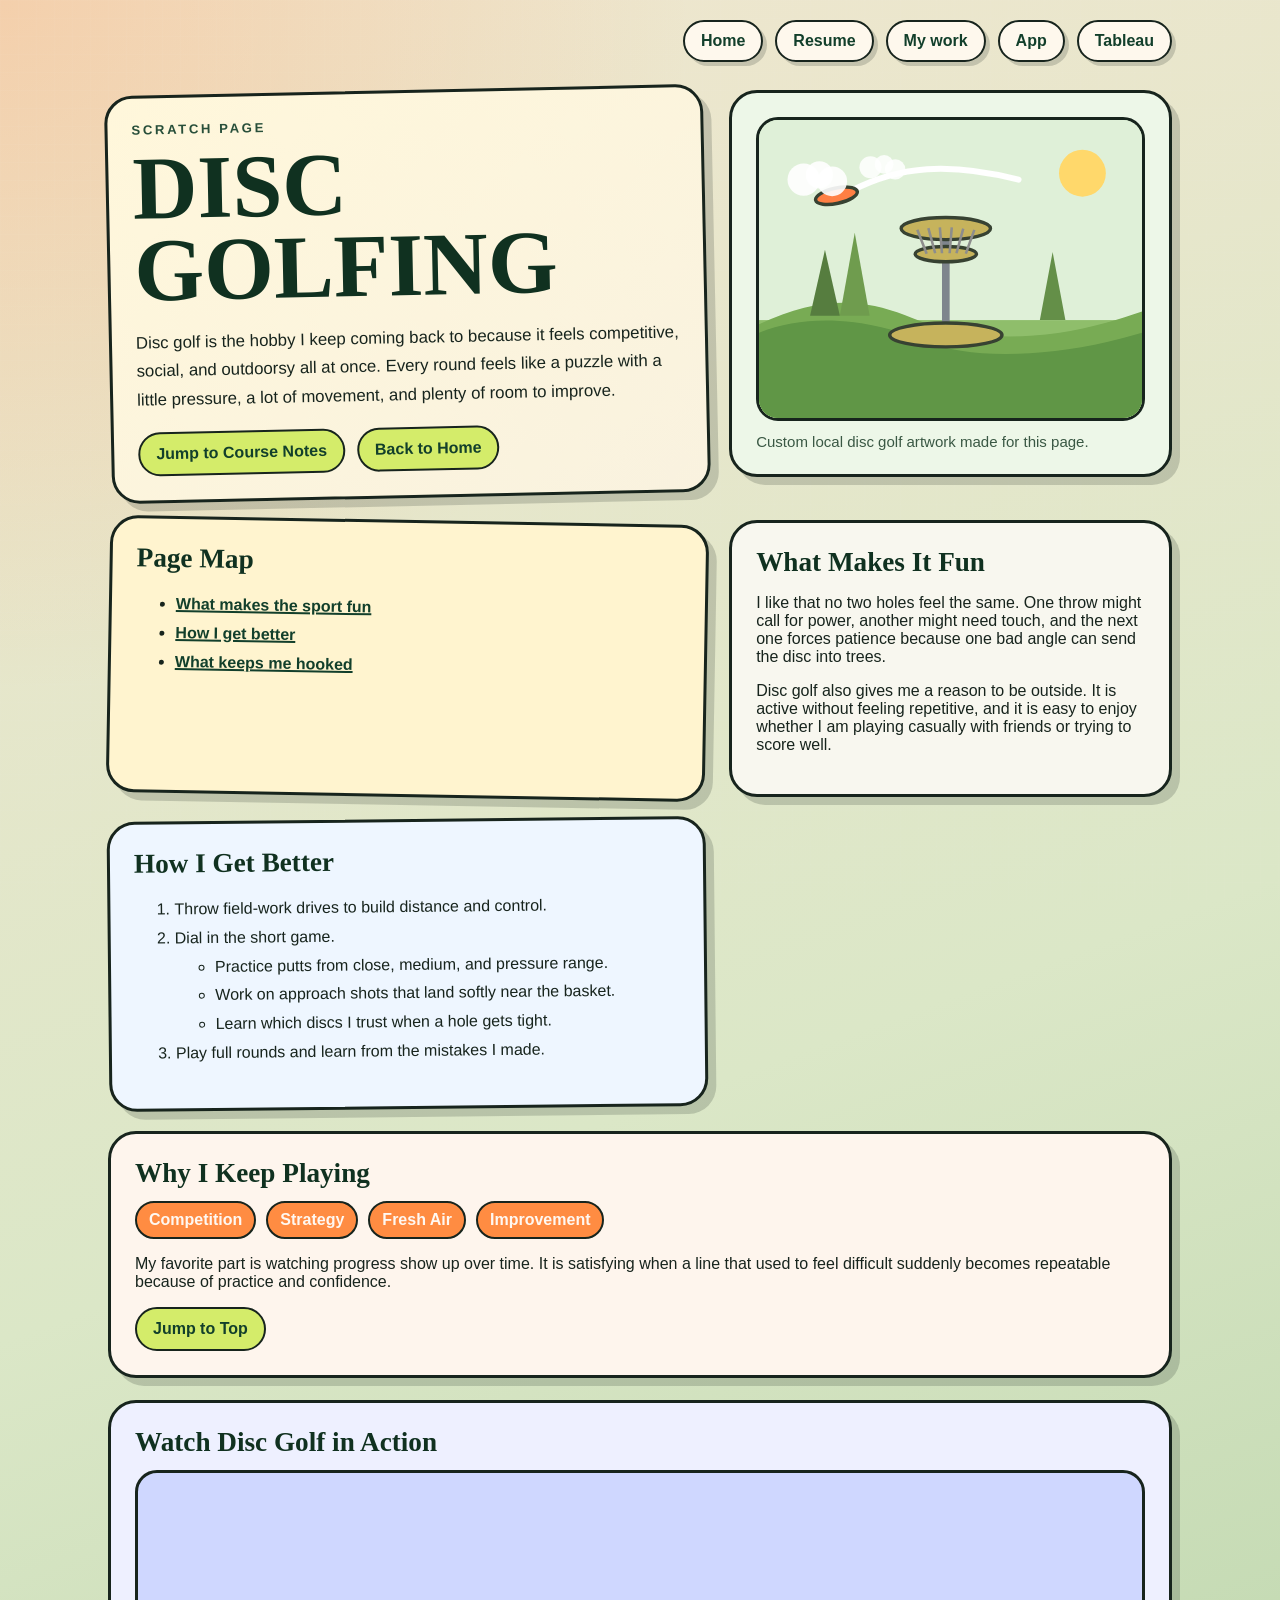
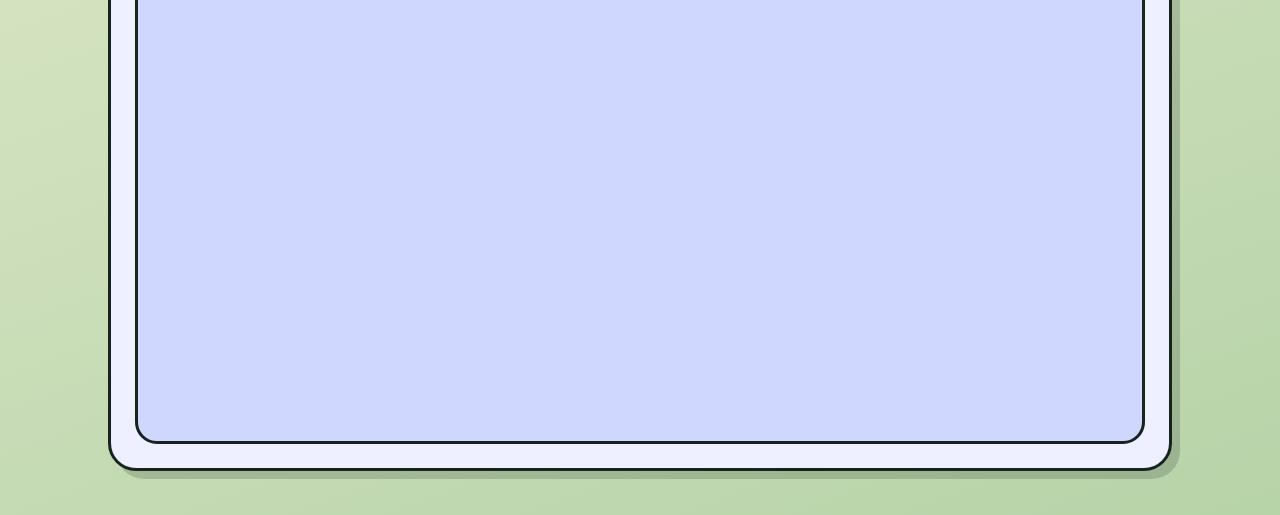
<file: scratch.html>
<!DOCTYPE html>
<html lang="en">
    <head>
        <meta charset="utf-8" />
        <meta name="viewport" content="width=device-width, initial-scale=1.0" />
        <title>Disc Golfing by Chase DuPaix</title>
        <link rel="stylesheet" href="styles.css" />
    </head>
    <body id="top">
        <div class="noise"></div>
        <div class="scratch-nav">
            <a href="index.html">Home</a>
            <a href="resume.html">Resume</a>
            <a href="scratch.html">My work</a>
            <a href="app.html">App</a>
            <a href="contact.html">Tableau</a>
        </div>

        <div class="page-grid">
            <div class="intro-card">
                <p class="kicker">Scratch Page</p>
                <h1>Disc Golfing</h1>
                <p class="lead">
                    Disc golf is the hobby I keep coming back to because it feels competitive,
                    social, and outdoorsy all at once. Every round feels like a puzzle with a
                    little pressure, a lot of movement, and plenty of room to improve.
                </p>
                <div class="link-row">
                    <a href="#course-notes">Jump to Course Notes</a>
                    <a href="index.html">Back to Home</a>
                </div>
            </div>

            <div class="art-card">
                <img src="disc-golf-illustration.svg" alt="Illustration of a disc golf basket and flying disc on a course" />
                <p class="art-note">Custom local disc golf artwork made for this page.</p>
            </div>

            <div class="map-card">
                <h2>Page Map</h2>
                <ul>
                    <li><a href="#course-notes">What makes the sport fun</a></li>
                    <li><a href="#practice-routine">How I get better</a></li>
                    <li><a href="#favorite-things">What keeps me hooked</a></li>
                </ul>
            </div>

            <div class="story-card" id="course-notes">
                <h2>What Makes It Fun</h2>
                <p>
                    I like that no two holes feel the same. One throw might call for power,
                    another might need touch, and the next one forces patience because one bad
                    angle can send the disc into trees.
                </p>
                <p>
                    Disc golf also gives me a reason to be outside. It is active without
                    feeling repetitive, and it is easy to enjoy whether I am playing casually
                    with friends or trying to score well.
                </p>
            </div>

            <div class="routine-card" id="practice-routine">
                <h2>How I Get Better</h2>
                <ol>
                    <li>Throw field-work drives to build distance and control.</li>
                    <li>
                        Dial in the short game.
                        <ul>
                            <li>Practice putts from close, medium, and pressure range.</li>
                            <li>Work on approach shots that land softly near the basket.</li>
                            <li>Learn which discs I trust when a hole gets tight.</li>
                        </ul>
                    </li>
                    <li>Play full rounds and learn from the mistakes I made.</li>
                </ol>
            </div>

            <div class="favorite-card" id="favorite-things">
                <h2>Why I Keep Playing</h2>
                <div class="tag-row">
                    <span>Competition</span>
                    <span>Strategy</span>
                    <span>Fresh Air</span>
                    <span>Improvement</span>
                </div>
                <p>
                    My favorite part is watching progress show up over time. It is satisfying
                    when a line that used to feel difficult suddenly becomes repeatable because
                    of practice and confidence.
                </p>
                <a class="top-link" href="#top">Jump to Top</a>
            </div>

            <div class="video-card">
                <h2>Watch Disc Golf in Action</h2>
                <div class="video-frame">
                    <iframe
                        width="560"
                        height="315"
                        src="https://www.youtube.com/embed/T7Buk1Hn8jM?si=qHaWFNJYCBVfqARZ"
                        title="YouTube video player"
                        frameborder="0"
                        allow="accelerometer; autoplay; clipboard-write; encrypted-media; gyroscope; picture-in-picture; web-share"
                        referrerpolicy="strict-origin-when-cross-origin"
                        allowfullscreen
                    ></iframe>
                </div>
            </div>
        </div>
    </body>
</html>
</file>
<file: styles.css>
:root {
    --sand: #f5efe2;
    --paper: #fffaf0;
    --ink: #17241d;
    --forest: #284f3a;
    --lime: #d4ec6a;
    --orange: #ff8c42;
    --shadow: rgba(23, 36, 29, 0.18);
}

* {
    box-sizing: border-box;
}

body {
    margin: 0;
    min-height: 100vh;
    background:
        radial-gradient(circle at top left, rgba(255, 140, 66, 0.25), transparent 28%),
        linear-gradient(160deg, #f1e6cf 0%, #dbe7c7 52%, #b7d3a8 100%);
    color: var(--ink);
    font-family: "Trebuchet MS", Verdana, sans-serif;
}

.noise {
    position: fixed;
    inset: 0;
    pointer-events: none;
    background-image:
        linear-gradient(rgba(255, 255, 255, 0.08) 1px, transparent 1px),
        linear-gradient(90deg, rgba(255, 255, 255, 0.08) 1px, transparent 1px);
    background-size: 18px 18px;
    opacity: 0.35;
}

.scratch-nav {
    position: relative;
    z-index: 1;
    display: flex;
    justify-content: flex-end;
    flex-wrap: wrap;
    gap: 12px;
    max-width: 1100px;
    margin: 0 auto;
    padding: 20px 18px 0;
}

.scratch-nav a {
    display: inline-block;
    padding: 10px 16px;
    border: 2px solid var(--ink);
    border-radius: 999px;
    background: rgba(255, 250, 240, 0.92);
    color: #123f2b;
    font-weight: 700;
    text-decoration: none;
    box-shadow: 4px 4px 0 var(--shadow);
}

.page-grid {
    position: relative;
    z-index: 1;
    display: grid;
    grid-template-columns: 1.15fr 0.85fr;
    gap: 22px;
    max-width: 1100px;
    margin: 0 auto;
    padding: 28px 18px 44px;
}

.intro-card,
.art-card,
.map-card,
.story-card,
.routine-card,
.favorite-card,
.video-card {
    background: var(--paper);
    border: 3px solid var(--ink);
    border-radius: 28px;
    box-shadow: 8px 8px 0 var(--shadow);
    padding: 24px;
}

.intro-card {
    background: linear-gradient(145deg, #fff7db, #f9f2df);
    transform: rotate(-1.2deg);
}

.art-card {
    background: #edf7e8;
    align-self: start;
}

.map-card {
    background: #fff4cf;
    transform: rotate(1deg);
}

.story-card {
    background: #f8f7ef;
}

.routine-card {
    background: #eef6ff;
    transform: rotate(-0.6deg);
}

.favorite-card {
    background: #fef5ed;
    grid-column: 1 / -1;
}

.video-card {
    background: #eef0ff;
    grid-column: 1 / -1;
}

.kicker {
    margin: 0 0 10px;
    color: var(--forest);
    font-size: 0.82rem;
    font-weight: 700;
    letter-spacing: 0.2em;
    text-transform: uppercase;
}

h1,
h2 {
    margin-top: 0;
    color: #103120;
    font-family: Georgia, "Times New Roman", serif;
}

h1 {
    margin-bottom: 12px;
    font-size: clamp(2.8rem, 7vw, 5.6rem);
    line-height: 0.92;
    text-transform: uppercase;
}

h2 {
    font-size: 1.7rem;
    margin-bottom: 12px;
}

.lead {
    max-width: 38rem;
    font-size: 1.05rem;
    line-height: 1.7;
}

.link-row {
    display: flex;
    flex-wrap: wrap;
    gap: 12px;
    margin-top: 18px;
}

a {
    color: #123f2b;
    font-weight: 700;
    text-decoration-thickness: 2px;
}

.link-row a,
.top-link {
    display: inline-block;
    padding: 11px 16px;
    border: 2px solid var(--ink);
    border-radius: 999px;
    background: var(--lime);
    text-decoration: none;
}

.art-card img {
    display: block;
    width: 100%;
    border: 3px solid var(--ink);
    border-radius: 22px;
    background: #cde8c3;
}

.art-note {
    margin: 12px 0 0;
    color: #3a5844;
    font-size: 0.94rem;
}

.map-card ul,
.routine-card ol,
.routine-card ul {
    line-height: 1.8;
}

.tag-row {
    display: flex;
    flex-wrap: wrap;
    gap: 10px;
    margin-bottom: 16px;
}

.tag-row span {
    padding: 8px 12px;
    border: 2px solid var(--ink);
    border-radius: 999px;
    background: var(--orange);
    color: #fff8f2;
    font-weight: 700;
}

.video-frame {
    position: relative;
    padding-bottom: 56.25%;
    height: 0;
    overflow: hidden;
    border: 3px solid var(--ink);
    border-radius: 22px;
    background: #cfd7ff;
}

.video-frame iframe {
    position: absolute;
    inset: 0;
    width: 100%;
    height: 100%;
}

@media (max-width: 760px) {
    .page-grid {
        grid-template-columns: 1fr;
    }

    .favorite-card {
        grid-column: auto;
    }

    .intro-card,
    .map-card,
    .routine-card {
        transform: none;
    }

    h1 {
        font-size: 3.3rem;
    }
}
</file>
